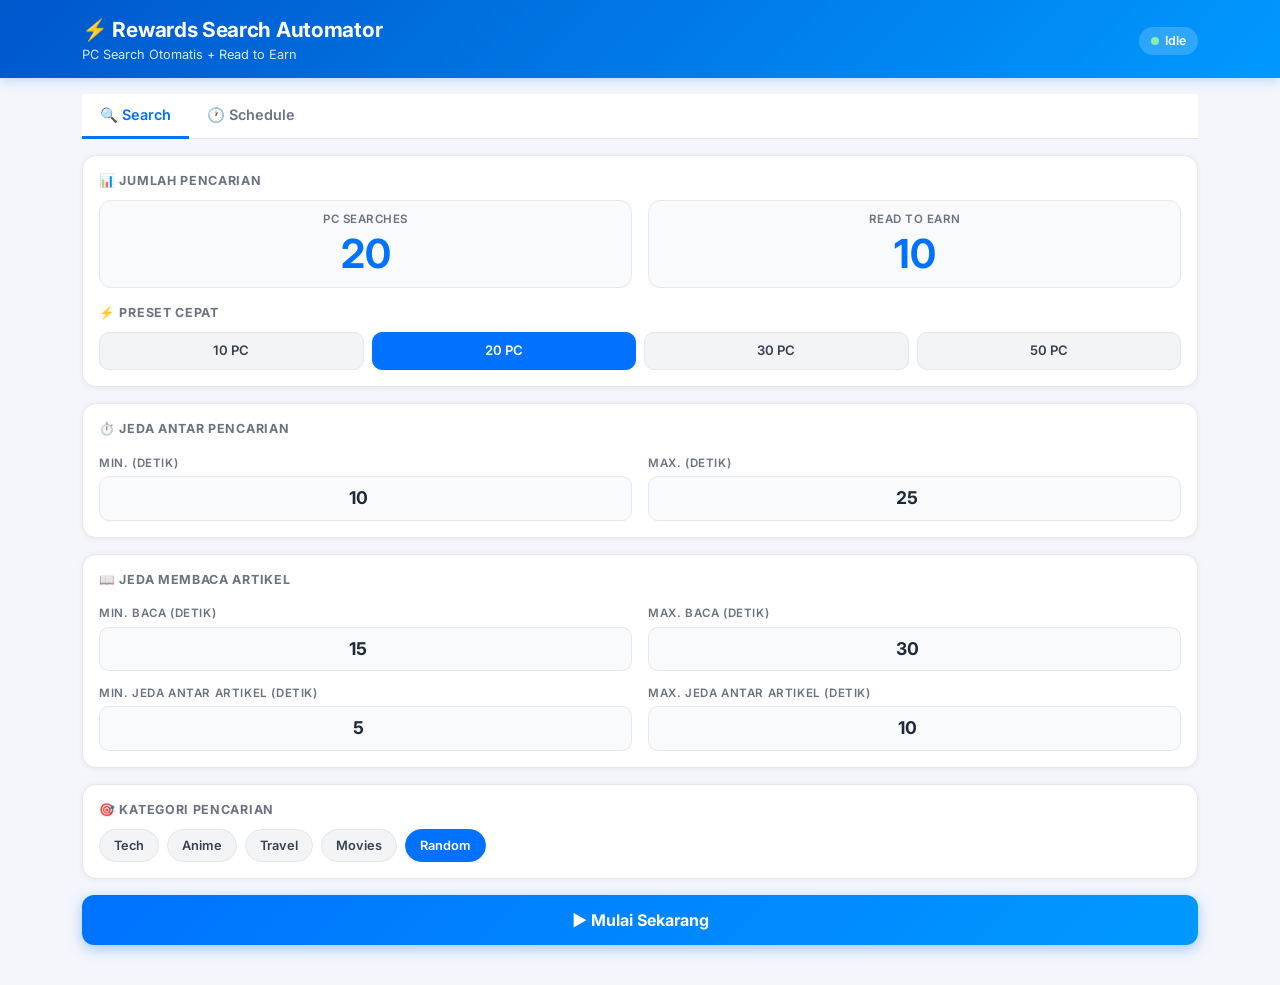
<file: index.html>
<!DOCTYPE html>
<html lang="id">
<head>
  <meta charset="UTF-8"/>
  <meta name="viewport" content="width=device-width, initial-scale=1.0"/>
  <title>Rewards Search Automator</title>
  <link href="https://cdn.jsdelivr.net/npm/bootstrap@5.3.3/dist/css/bootstrap.min.css" rel="stylesheet"/>
  <link href="https://fonts.googleapis.com/css2?family=Inter:wght@400;500;600;700&display=swap" rel="stylesheet"/>
  <script src="/libs/permissions.js"></script>
  <style>
    :root {
      --primary: #0072ff;
      --primary-dark: #0057cc;
      --success: #22c55e;
      --bg: #f4f6fb;
      --card: #ffffff;
      --muted: #6b7280;
      --border: #e5e7eb;
    }
    * { font-family: 'Inter', sans-serif; }
    body { background: var(--bg); min-height: 100vh; }

    /* HEADER */
    .app-header {
      background: linear-gradient(135deg, #0057cc, #0099ff);
      color: white;
      padding: 18px 0 14px;
      box-shadow: 0 2px 12px rgba(0,114,255,.25);
    }
    .app-header h1 { font-size: 1.3rem; font-weight: 700; margin: 0; letter-spacing: -.3px; }
    .app-header p  { font-size: .8rem; opacity: .85; margin: 2px 0 0; }
    .status-badge {
      display: inline-flex; align-items: center; gap: 6px;
      background: rgba(255,255,255,.18); border-radius: 20px;
      padding: 5px 12px; font-size: .78rem; font-weight: 600;
    }
    .status-dot {
      width: 8px; height: 8px; border-radius: 50%; background: #86efac;
    }
    .status-dot.running { animation: blink 1s infinite; background: #4ade80; }
    @keyframes blink { 0%,100%{opacity:1} 50%{opacity:.3} }

    /* NAV TABS */
    .nav-tabs .nav-link {
      border: none; border-bottom: 3px solid transparent;
      color: var(--muted); font-weight: 600; font-size: .9rem;
      padding: 10px 18px; border-radius: 0;
    }
    .nav-tabs .nav-link.active {
      color: var(--primary); border-bottom-color: var(--primary);
      background: transparent;
    }
    .nav-tabs { border-bottom: 1px solid var(--border); background: white; }

    /* CARDS */
    .card { border: 1px solid var(--border); border-radius: 14px; box-shadow: 0 1px 6px rgba(0,0,0,.06); }
    .card-label {
      font-size: .72rem; font-weight: 600; color: var(--muted);
      text-transform: uppercase; letter-spacing: .6px; margin-bottom: 4px;
    }

    /* BIG NUMBER INPUT */
    .big-input-wrap {
      background: #f9fafb; border: 1.5px solid var(--border);
      border-radius: 12px; padding: 10px 14px; text-align: center;
    }
    .big-input-wrap label {
      font-size: .72rem; font-weight: 600; color: var(--muted);
      text-transform: uppercase; letter-spacing: .5px; display: block; margin-bottom: 2px;
    }
    .big-input-wrap input {
      background: transparent; border: none; outline: none;
      font-size: 2.5rem; font-weight: 700; color: var(--primary);
      width: 100%; text-align: center; line-height: 1.1;
    }
    .big-input-wrap input::-webkit-outer-spin-button,
    .big-input-wrap input::-webkit-inner-spin-button { -webkit-appearance: none; }

    /* PRESET BUTTONS */
    .preset-btn {
      background: #f3f4f6; border: 1.5px solid var(--border);
      border-radius: 10px; color: #374151; font-weight: 600;
      font-size: .82rem; padding: 8px 6px; width: 100%;
      cursor: pointer; transition: all .18s; text-align: center;
    }
    .preset-btn:hover { background: #e0e7ff; border-color: #6366f1; color: #4338ca; }
    .preset-btn.active { background: var(--primary); border-color: var(--primary); color: white; }

    /* NICHE PILLS */
    .niche-pill {
      background: #f3f4f6; border: 1.5px solid var(--border);
      border-radius: 20px; color: #374151; font-weight: 600;
      font-size: .8rem; padding: 6px 14px; cursor: pointer;
      transition: all .18s; white-space: nowrap;
    }
    .niche-pill:hover { background: #dbeafe; border-color: #93c5fd; }
    .niche-pill.active { background: var(--primary); border-color: var(--primary); color: white; }

    /* DELAY INPUT */
    .delay-input {
      background: #f9fafb; border: 1.5px solid var(--border);
      border-radius: 10px; padding: 8px 12px; width: 100%;
      font-size: 1.1rem; font-weight: 700; color: #1f2937;
      text-align: center; outline: none;
      transition: border-color .18s;
    }
    .delay-input:focus { border-color: var(--primary); background: white; }

    /* SCHEDULE PILLS */
    .schedule-pill {
      background: #f3f4f6; border: 1.5px solid var(--border);
      border-radius: 10px; color: #374151; font-weight: 600;
      font-size: .82rem; padding: 9px 8px; cursor: pointer;
      transition: all .18s; text-align: center; width: 100%;
    }
    .schedule-pill:hover { background: #e0e7ff; border-color: #6366f1; }
    .schedule-pill.active { background: var(--primary); border-color: var(--primary); color: white; }

    /* BUTTONS */
    .btn-run {
      background: linear-gradient(135deg, #0072ff, #0099ff);
      color: white; border: none; border-radius: 12px;
      font-size: 1rem; font-weight: 700; padding: 13px;
      width: 100%; cursor: pointer; transition: all .2s;
      box-shadow: 0 4px 14px rgba(0,114,255,.35);
    }
    .btn-run:hover { box-shadow: 0 6px 20px rgba(0,114,255,.5); transform: translateY(-1px); }
    .btn-run:disabled { opacity: .5; cursor: not-allowed; transform: none; }
    .btn-stop {
      background: #fff; color: #ef4444; border: 1.5px solid #fca5a5;
      border-radius: 12px; font-size: 1rem; font-weight: 700;
      padding: 13px; width: 100%; cursor: pointer; transition: all .2s;
    }
    .btn-stop:hover { background: #fef2f2; }

    /* PROGRESS CARD */
    .progress-card { background: #f0f7ff; border: 1.5px solid #bfdbfe; border-radius: 14px; padding: 16px; }
    .progress-label { font-size: .78rem; font-weight: 600; color: #2563eb; text-transform: uppercase; letter-spacing: .5px; }
    .progress-bar-track { background: #dbeafe; border-radius: 8px; height: 10px; overflow: hidden; margin: 6px 0; }
    .progress-bar-fill { height: 100%; background: linear-gradient(90deg, #3b82f6, #06b6d4); border-radius: 8px; transition: width .5s; }
    .progress-count { font-size: 1.4rem; font-weight: 800; color: #1d4ed8; }

    /* PHASE STEPS */
    .phase-step {
      display: flex; align-items: center; gap: 6px;
      font-size: .78rem; font-weight: 600; color: #9ca3af; padding: 4px 0;
    }
    .phase-step .dot { width: 8px; height: 8px; border-radius: 50%; background: #d1d5db; flex-shrink: 0; }
    .phase-step.active { color: #2563eb; }
    .phase-step.active .dot { background: #3b82f6; }
    .phase-step.done { color: #16a34a; }
    .phase-step.done .dot { background: #22c55e; }

    /* SECTION TITLES */
    .section-title {
      font-size: .78rem; font-weight: 700; color: var(--muted);
      text-transform: uppercase; letter-spacing: .7px;
      margin-bottom: 10px; display: flex; align-items: center; gap: 6px;
    }

    /* RESPONSIVE */
    @media (max-width: 576px) {
      .big-input-wrap input { font-size: 2rem; }
      .app-header h1 { font-size: 1.1rem; }
    }
  </style>
</head>
<body>

<!-- HEADER -->
<div class="app-header">
  <div class="container-lg">
    <div class="d-flex justify-content-between align-items-center">
      <div>
        <h1>⚡ Rewards Search Automator</h1>
        <p>PC Search Otomatis + Read to Earn</p>
      </div>
      <div class="status-badge">
        <div class="status-dot" id="statusDot"></div>
        <span id="statusText">Idle</span>
      </div>
    </div>
  </div>
</div>

<!-- PROGRESS BAR (muncul saat running) -->
<div id="progressSection" style="display:none" class="bg-white border-bottom">
  <div class="container-lg py-3">
    <div class="progress-card">
      <div class="d-flex justify-content-between align-items-start mb-2">
        <div>
          <div class="progress-label" id="progressLabel">🔍 Pencarian PC</div>
          <div class="progress-count"><span id="progressCurrent">0</span> / <span id="progressTotal">20</span></div>
        </div>
        <div class="d-flex flex-column gap-1">
          <div class="phase-step" id="phaseSearch"><div class="dot"></div> PC Search</div>
          <div class="phase-step" id="phaseRead"><div class="dot"></div> Read to Earn</div>
          <div class="phase-step" id="phaseDone"><div class="dot"></div> Selesai</div>
        </div>
      </div>
      <div class="progress-bar-track">
        <div class="progress-bar-fill" id="progressFill" style="width:0%"></div>
      </div>
      <div class="mt-2" id="lastLogText" style="font-size:.78rem;color:#374151;"></div>
    </div>
  </div>
</div>

<!-- MAIN CONTENT -->
<div class="container-lg py-3">

  <!-- TABS -->
  <ul class="nav nav-tabs mb-3" id="mainTabs">
    <li class="nav-item"><a class="nav-link active" data-tab="search" href="#">🔍 Search</a></li>
    <li class="nav-item"><a class="nav-link" data-tab="schedule" href="#">🕐 Schedule</a></li>
  </ul>

  <!-- ===== SEARCH TAB ===== -->
  <div id="tab-search">

    <!-- Jumlah pencarian -->
    <div class="card mb-3">
      <div class="card-body">
        <div class="section-title">📊 Jumlah Pencarian</div>
        <div class="row g-3 mb-3">
          <div class="col-6">
            <div class="big-input-wrap">
              <label>PC Searches</label>
              <input type="number" id="searchDesktop" value="20" min="0" max="150"/>
            </div>
          </div>
          <div class="col-6">
            <div class="big-input-wrap">
              <label>Read to Earn</label>
              <input type="number" id="readCount" value="10" min="0" max="20"/>
            </div>
          </div>
        </div>
        <div class="section-title">⚡ Preset Cepat</div>
        <div class="row g-2">
          <div class="col-3"><div class="preset-btn" data-pc="10">10 PC</div></div>
          <div class="col-3"><div class="preset-btn active" data-pc="20">20 PC</div></div>
          <div class="col-3"><div class="preset-btn" data-pc="30">30 PC</div></div>
          <div class="col-3"><div class="preset-btn" data-pc="50">50 PC</div></div>
        </div>
      </div>
    </div>

    <!-- Delay Pencarian -->
    <div class="card mb-3">
      <div class="card-body">
        <div class="section-title">⏱️ Jeda Antar Pencarian</div>
        <div class="row g-3">
          <div class="col-6">
            <label class="card-label">Min. (detik)</label>
            <input type="number" id="searchMin" value="10" min="5" max="999" class="delay-input"/>
          </div>
          <div class="col-6">
            <label class="card-label">Max. (detik)</label>
            <input type="number" id="searchMax" value="25" min="10" max="999" class="delay-input"/>
          </div>
        </div>
      </div>
    </div>

    <!-- Delay Membaca -->
    <div class="card mb-3">
      <div class="card-body">
        <div class="section-title">📖 Jeda Membaca Artikel</div>
        <div class="row g-3 mb-2">
          <div class="col-6">
            <label class="card-label">Min. Baca (detik)</label>
            <input type="number" id="readMin" value="15" min="5" max="300" class="delay-input"/>
          </div>
          <div class="col-6">
            <label class="card-label">Max. Baca (detik)</label>
            <input type="number" id="readMax" value="30" min="10" max="300" class="delay-input"/>
          </div>
        </div>
        <div class="row g-3">
          <div class="col-6">
            <label class="card-label">Min. Jeda Antar Artikel (detik)</label>
            <input type="number" id="readPauseMin" value="5" min="1" max="60" class="delay-input"/>
          </div>
          <div class="col-6">
            <label class="card-label">Max. Jeda Antar Artikel (detik)</label>
            <input type="number" id="readPauseMax" value="10" min="1" max="60" class="delay-input"/>
          </div>
        </div>
      </div>
    </div>

    <!-- Niche -->
    <div class="card mb-3">
      <div class="card-body">
        <div class="section-title">🎯 Kategori Pencarian</div>
        <div class="d-flex flex-wrap gap-2">
          <div class="niche-pill" data-niche="Tech">Tech</div>
          <div class="niche-pill" data-niche="Anime">Anime</div>
          <div class="niche-pill" data-niche="Travel">Travel</div>
          <div class="niche-pill" data-niche="Movies">Movies</div>
          <div class="niche-pill active" data-niche="Random">Random</div>
        </div>
      </div>
    </div>

    <!-- Action buttons -->
    <div class="d-grid gap-2 mb-4">
      <button class="btn-run" id="btnSearch">▶ Mulai Sekarang</button>
      <button class="btn-stop" id="btnStop" style="display:none">⏹ Hentikan</button>
    </div>
  </div>

  <!-- ===== SCHEDULE TAB ===== -->
  <div id="tab-schedule" style="display:none">

    <div class="card mb-3">
      <div class="card-body">
        <div class="section-title">📊 Jumlah (Terjadwal)</div>
        <div class="row g-3 mb-3">
          <div class="col-6">
            <div class="big-input-wrap">
              <label>PC Searches</label>
              <input type="number" id="scheduleDesktop" value="20" min="0" max="150"/>
            </div>
          </div>
          <div class="col-6">
            <div class="big-input-wrap">
              <label>Read to Earn</label>
              <input type="number" id="scheduleReadCount" value="10" min="0" max="20"/>
            </div>
          </div>
        </div>
        <div class="section-title">⏱️ Jeda (detik)</div>
        <div class="row g-3">
          <div class="col-6">
            <label class="card-label">Min</label>
            <input type="number" id="scheduleMin" value="10" min="5" max="999" class="delay-input"/>
          </div>
          <div class="col-6">
            <label class="card-label">Max</label>
            <input type="number" id="scheduleMax" value="25" min="10" max="999" class="delay-input"/>
          </div>
        </div>
      </div>
    </div>

    <div class="card mb-3">
      <div class="card-body">
        <div class="section-title">🕐 Jadwal Otomatis</div>
        <div class="row g-2">
          <div class="col-6"><div class="schedule-pill active" data-schedule="scheduleT1">🚫 Tidak Pernah</div></div>
          <div class="col-6"><div class="schedule-pill" data-schedule="scheduleT2">🚀 Saat Startup</div></div>
          <div class="col-6"><div class="schedule-pill" data-schedule="scheduleT3">⏰ Tiap 5-6 Menit</div></div>
          <div class="col-6"><div class="schedule-pill" data-schedule="scheduleT4">⏰ Tiap 15-17 Menit</div></div>
        </div>
      </div>
    </div>

    <div class="d-grid gap-2 mb-4">
      <button class="btn-run" id="btnSchedule">💾 Simpan Jadwal</button>
    </div>

  </div><!-- /schedule tab -->

</div><!-- /container -->

<script src="js/jq.js"></script>
<script src="js/ui.js"></script>
<script src="https://cdn.jsdelivr.net/npm/bootstrap@5.3.3/dist/js/bootstrap.bundle.min.js"></script>
</body>
</html>
</file>
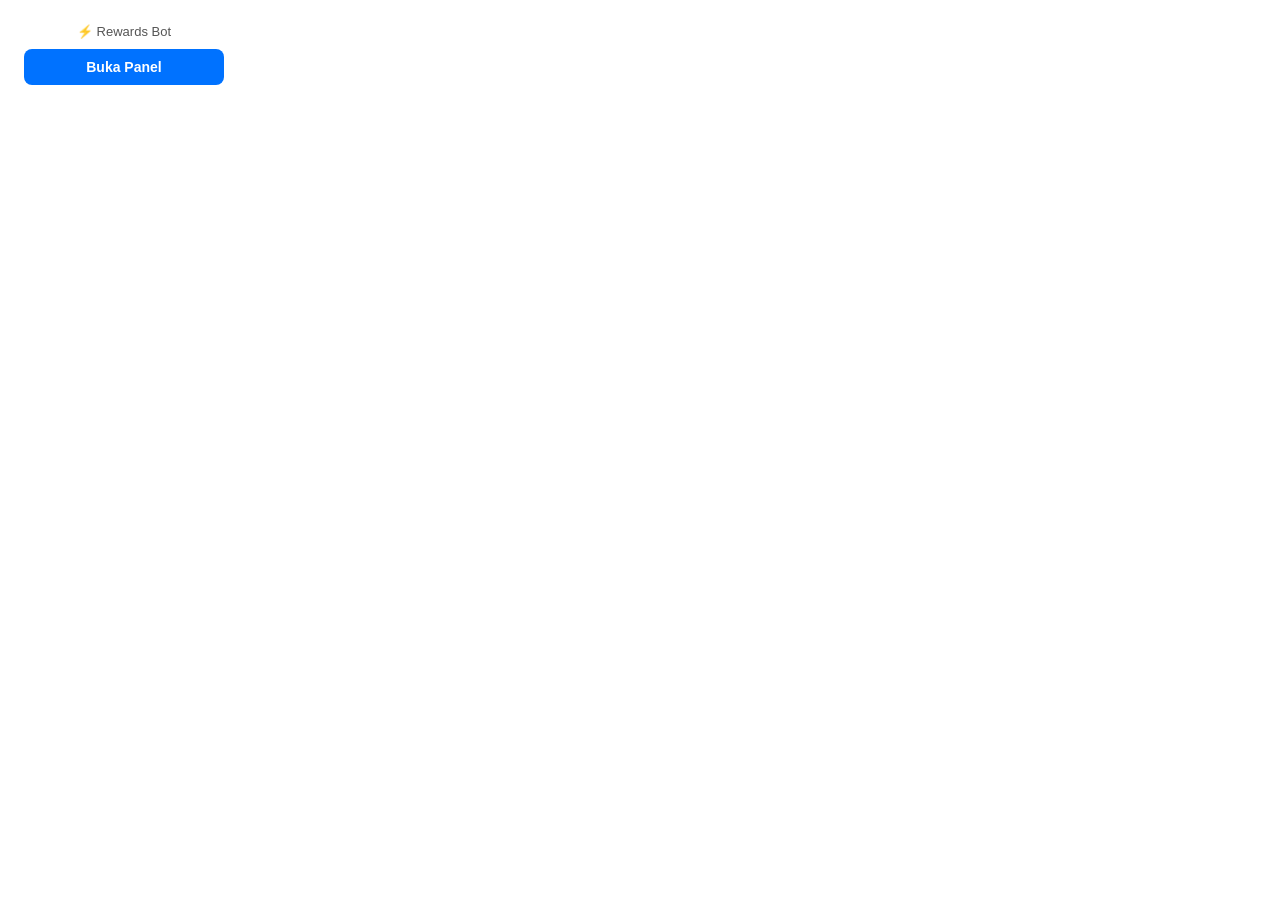
<file: popup.html>
<!DOCTYPE html>
<html>
<head>
  <meta charset="UTF-8"/>
  <style>
    body { width: 200px; padding: 16px; font-family: sans-serif; text-align: center; }
    p { color: #555; font-size: 13px; margin: 0 0 10px; }
    button {
      background: #0072ff; color: white; border: none;
      border-radius: 8px; padding: 10px 20px;
      font-size: 14px; font-weight: 600; cursor: pointer; width: 100%;
    }
    button:active { opacity: .8; }
  </style>
</head>
<body>
  <p>⚡ Rewards Bot</p>
  <button id="openBtn">Buka Panel</button>
  <script src="js/popup_open.js"></script>
</body>
</html>
</file>
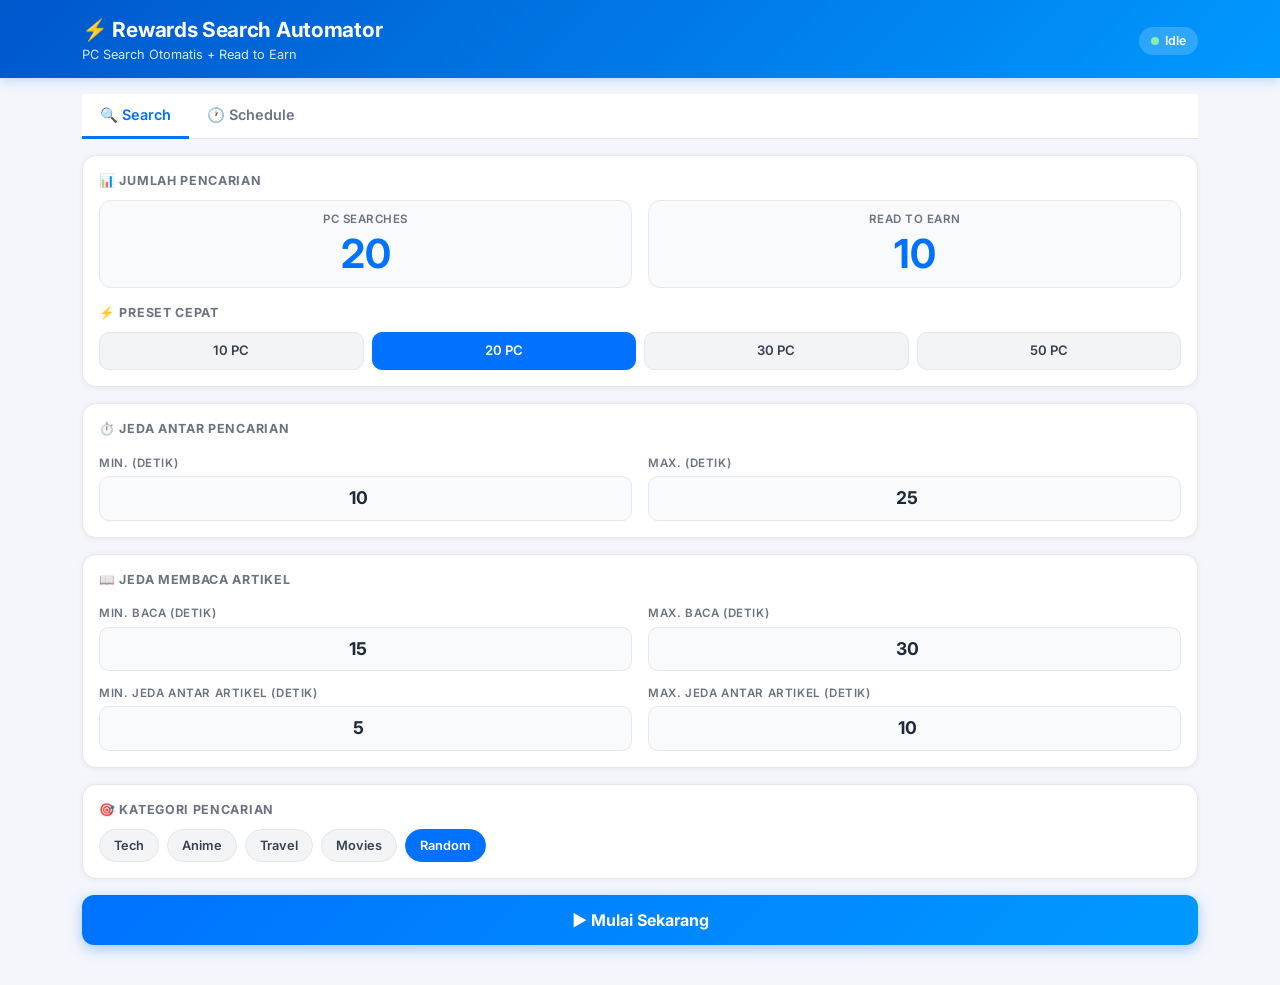
<file: ui.html>
<!DOCTYPE html>
<html lang="id">
<head>
  <meta charset="UTF-8"/>
  <meta name="viewport" content="width=device-width, initial-scale=1.0"/>
  <title>Rewards Search Automator</title>
  <link href="https://cdn.jsdelivr.net/npm/bootstrap@5.3.3/dist/css/bootstrap.min.css" rel="stylesheet"/>
  <link href="https://fonts.googleapis.com/css2?family=Inter:wght@400;500;600;700&display=swap" rel="stylesheet"/>
  <script src="/libs/permissions.js"></script>
  <style>
    :root {
      --primary: #0072ff;
      --primary-dark: #0057cc;
      --success: #22c55e;
      --bg: #f4f6fb;
      --card: #ffffff;
      --muted: #6b7280;
      --border: #e5e7eb;
    }
    * { font-family: 'Inter', sans-serif; }
    body { background: var(--bg); min-height: 100vh; }

    /* HEADER */
    .app-header {
      background: linear-gradient(135deg, #0057cc, #0099ff);
      color: white;
      padding: 18px 0 14px;
      box-shadow: 0 2px 12px rgba(0,114,255,.25);
    }
    .app-header h1 { font-size: 1.3rem; font-weight: 700; margin: 0; letter-spacing: -.3px; }
    .app-header p  { font-size: .8rem; opacity: .85; margin: 2px 0 0; }
    .status-badge {
      display: inline-flex; align-items: center; gap: 6px;
      background: rgba(255,255,255,.18); border-radius: 20px;
      padding: 5px 12px; font-size: .78rem; font-weight: 600;
    }
    .status-dot {
      width: 8px; height: 8px; border-radius: 50%; background: #86efac;
    }
    .status-dot.running { animation: blink 1s infinite; background: #4ade80; }
    @keyframes blink { 0%,100%{opacity:1} 50%{opacity:.3} }

    /* NAV TABS */
    .nav-tabs .nav-link {
      border: none; border-bottom: 3px solid transparent;
      color: var(--muted); font-weight: 600; font-size: .9rem;
      padding: 10px 18px; border-radius: 0;
    }
    .nav-tabs .nav-link.active {
      color: var(--primary); border-bottom-color: var(--primary);
      background: transparent;
    }
    .nav-tabs { border-bottom: 1px solid var(--border); background: white; }

    /* CARDS */
    .card { border: 1px solid var(--border); border-radius: 14px; box-shadow: 0 1px 6px rgba(0,0,0,.06); }
    .card-label {
      font-size: .72rem; font-weight: 600; color: var(--muted);
      text-transform: uppercase; letter-spacing: .6px; margin-bottom: 4px;
    }

    /* BIG NUMBER INPUT */
    .big-input-wrap {
      background: #f9fafb; border: 1.5px solid var(--border);
      border-radius: 12px; padding: 10px 14px; text-align: center;
    }
    .big-input-wrap label {
      font-size: .72rem; font-weight: 600; color: var(--muted);
      text-transform: uppercase; letter-spacing: .5px; display: block; margin-bottom: 2px;
    }
    .big-input-wrap input {
      background: transparent; border: none; outline: none;
      font-size: 2.5rem; font-weight: 700; color: var(--primary);
      width: 100%; text-align: center; line-height: 1.1;
    }
    .big-input-wrap input::-webkit-outer-spin-button,
    .big-input-wrap input::-webkit-inner-spin-button { -webkit-appearance: none; }

    /* PRESET BUTTONS */
    .preset-btn {
      background: #f3f4f6; border: 1.5px solid var(--border);
      border-radius: 10px; color: #374151; font-weight: 600;
      font-size: .82rem; padding: 8px 6px; width: 100%;
      cursor: pointer; transition: all .18s; text-align: center;
    }
    .preset-btn:hover { background: #e0e7ff; border-color: #6366f1; color: #4338ca; }
    .preset-btn.active { background: var(--primary); border-color: var(--primary); color: white; }

    /* NICHE PILLS */
    .niche-pill {
      background: #f3f4f6; border: 1.5px solid var(--border);
      border-radius: 20px; color: #374151; font-weight: 600;
      font-size: .8rem; padding: 6px 14px; cursor: pointer;
      transition: all .18s; white-space: nowrap;
    }
    .niche-pill:hover { background: #dbeafe; border-color: #93c5fd; }
    .niche-pill.active { background: var(--primary); border-color: var(--primary); color: white; }

    /* DELAY INPUT */
    .delay-input {
      background: #f9fafb; border: 1.5px solid var(--border);
      border-radius: 10px; padding: 8px 12px; width: 100%;
      font-size: 1.1rem; font-weight: 700; color: #1f2937;
      text-align: center; outline: none;
      transition: border-color .18s;
    }
    .delay-input:focus { border-color: var(--primary); background: white; }

    /* SCHEDULE PILLS */
    .schedule-pill {
      background: #f3f4f6; border: 1.5px solid var(--border);
      border-radius: 10px; color: #374151; font-weight: 600;
      font-size: .82rem; padding: 9px 8px; cursor: pointer;
      transition: all .18s; text-align: center; width: 100%;
    }
    .schedule-pill:hover { background: #e0e7ff; border-color: #6366f1; }
    .schedule-pill.active { background: var(--primary); border-color: var(--primary); color: white; }

    /* BUTTONS */
    .btn-run {
      background: linear-gradient(135deg, #0072ff, #0099ff);
      color: white; border: none; border-radius: 12px;
      font-size: 1rem; font-weight: 700; padding: 13px;
      width: 100%; cursor: pointer; transition: all .2s;
      box-shadow: 0 4px 14px rgba(0,114,255,.35);
    }
    .btn-run:hover { box-shadow: 0 6px 20px rgba(0,114,255,.5); transform: translateY(-1px); }
    .btn-run:disabled { opacity: .5; cursor: not-allowed; transform: none; }
    .btn-stop {
      background: #fff; color: #ef4444; border: 1.5px solid #fca5a5;
      border-radius: 12px; font-size: 1rem; font-weight: 700;
      padding: 13px; width: 100%; cursor: pointer; transition: all .2s;
    }
    .btn-stop:hover { background: #fef2f2; }

    /* PROGRESS CARD */
    .progress-card { background: #f0f7ff; border: 1.5px solid #bfdbfe; border-radius: 14px; padding: 16px; }
    .progress-label { font-size: .78rem; font-weight: 600; color: #2563eb; text-transform: uppercase; letter-spacing: .5px; }
    .progress-bar-track { background: #dbeafe; border-radius: 8px; height: 10px; overflow: hidden; margin: 6px 0; }
    .progress-bar-fill { height: 100%; background: linear-gradient(90deg, #3b82f6, #06b6d4); border-radius: 8px; transition: width .5s; }
    .progress-count { font-size: 1.4rem; font-weight: 800; color: #1d4ed8; }

    /* PHASE STEPS */
    .phase-step {
      display: flex; align-items: center; gap: 6px;
      font-size: .78rem; font-weight: 600; color: #9ca3af; padding: 4px 0;
    }
    .phase-step .dot { width: 8px; height: 8px; border-radius: 50%; background: #d1d5db; flex-shrink: 0; }
    .phase-step.active { color: #2563eb; }
    .phase-step.active .dot { background: #3b82f6; }
    .phase-step.done { color: #16a34a; }
    .phase-step.done .dot { background: #22c55e; }

    /* SECTION TITLES */
    .section-title {
      font-size: .78rem; font-weight: 700; color: var(--muted);
      text-transform: uppercase; letter-spacing: .7px;
      margin-bottom: 10px; display: flex; align-items: center; gap: 6px;
    }

    /* RESPONSIVE */
    @media (max-width: 576px) {
      .big-input-wrap input { font-size: 2rem; }
      .app-header h1 { font-size: 1.1rem; }
    }
  </style>
</head>
<body>

<!-- HEADER -->
<div class="app-header">
  <div class="container-lg">
    <div class="d-flex justify-content-between align-items-center">
      <div>
        <h1>⚡ Rewards Search Automator</h1>
        <p>PC Search Otomatis + Read to Earn</p>
      </div>
      <div class="status-badge">
        <div class="status-dot" id="statusDot"></div>
        <span id="statusText">Idle</span>
      </div>
    </div>
  </div>
</div>

<!-- PROGRESS BAR (muncul saat running) -->
<div id="progressSection" style="display:none" class="bg-white border-bottom">
  <div class="container-lg py-3">
    <div class="progress-card">
      <div class="d-flex justify-content-between align-items-start mb-2">
        <div>
          <div class="progress-label" id="progressLabel">🔍 Pencarian PC</div>
          <div class="progress-count"><span id="progressCurrent">0</span> / <span id="progressTotal">20</span></div>
        </div>
        <div class="d-flex flex-column gap-1">
          <div class="phase-step" id="phaseSearch"><div class="dot"></div> PC Search</div>
          <div class="phase-step" id="phaseRead"><div class="dot"></div> Read to Earn</div>
          <div class="phase-step" id="phaseDone"><div class="dot"></div> Selesai</div>
        </div>
      </div>
      <div class="progress-bar-track">
        <div class="progress-bar-fill" id="progressFill" style="width:0%"></div>
      </div>
      <div class="mt-2" id="lastLogText" style="font-size:.78rem;color:#374151;"></div>
    </div>
  </div>
</div>

<!-- MAIN CONTENT -->
<div class="container-lg py-3">

  <!-- TABS -->
  <ul class="nav nav-tabs mb-3" id="mainTabs">
    <li class="nav-item"><a class="nav-link active" data-tab="search" href="#">🔍 Search</a></li>
    <li class="nav-item"><a class="nav-link" data-tab="schedule" href="#">🕐 Schedule</a></li>
  </ul>

  <!-- ===== SEARCH TAB ===== -->
  <div id="tab-search">

    <!-- Jumlah pencarian -->
    <div class="card mb-3">
      <div class="card-body">
        <div class="section-title">📊 Jumlah Pencarian</div>
        <div class="row g-3 mb-3">
          <div class="col-6">
            <div class="big-input-wrap">
              <label>PC Searches</label>
              <input type="number" id="searchDesktop" value="20" min="0" max="150"/>
            </div>
          </div>
          <div class="col-6">
            <div class="big-input-wrap">
              <label>Read to Earn</label>
              <input type="number" id="readCount" value="10" min="0" max="20"/>
            </div>
          </div>
        </div>
        <div class="section-title">⚡ Preset Cepat</div>
        <div class="row g-2">
          <div class="col-3"><div class="preset-btn" data-pc="10">10 PC</div></div>
          <div class="col-3"><div class="preset-btn active" data-pc="20">20 PC</div></div>
          <div class="col-3"><div class="preset-btn" data-pc="30">30 PC</div></div>
          <div class="col-3"><div class="preset-btn" data-pc="50">50 PC</div></div>
        </div>
      </div>
    </div>

    <!-- Delay Pencarian -->
    <div class="card mb-3">
      <div class="card-body">
        <div class="section-title">⏱️ Jeda Antar Pencarian</div>
        <div class="row g-3">
          <div class="col-6">
            <label class="card-label">Min. (detik)</label>
            <input type="number" id="searchMin" value="10" min="5" max="999" class="delay-input"/>
          </div>
          <div class="col-6">
            <label class="card-label">Max. (detik)</label>
            <input type="number" id="searchMax" value="25" min="10" max="999" class="delay-input"/>
          </div>
        </div>
      </div>
    </div>

    <!-- Delay Membaca -->
    <div class="card mb-3">
      <div class="card-body">
        <div class="section-title">📖 Jeda Membaca Artikel</div>
        <div class="row g-3 mb-2">
          <div class="col-6">
            <label class="card-label">Min. Baca (detik)</label>
            <input type="number" id="readMin" value="15" min="5" max="300" class="delay-input"/>
          </div>
          <div class="col-6">
            <label class="card-label">Max. Baca (detik)</label>
            <input type="number" id="readMax" value="30" min="10" max="300" class="delay-input"/>
          </div>
        </div>
        <div class="row g-3">
          <div class="col-6">
            <label class="card-label">Min. Jeda Antar Artikel (detik)</label>
            <input type="number" id="readPauseMin" value="5" min="1" max="60" class="delay-input"/>
          </div>
          <div class="col-6">
            <label class="card-label">Max. Jeda Antar Artikel (detik)</label>
            <input type="number" id="readPauseMax" value="10" min="1" max="60" class="delay-input"/>
          </div>
        </div>
      </div>
    </div>

    <!-- Niche -->
    <div class="card mb-3">
      <div class="card-body">
        <div class="section-title">🎯 Kategori Pencarian</div>
        <div class="d-flex flex-wrap gap-2">
          <div class="niche-pill" data-niche="Tech">Tech</div>
          <div class="niche-pill" data-niche="Anime">Anime</div>
          <div class="niche-pill" data-niche="Travel">Travel</div>
          <div class="niche-pill" data-niche="Movies">Movies</div>
          <div class="niche-pill active" data-niche="Random">Random</div>
        </div>
      </div>
    </div>

    <!-- Action buttons -->
    <div class="d-grid gap-2 mb-4">
      <button class="btn-run" id="btnSearch">▶ Mulai Sekarang</button>
      <button class="btn-stop" id="btnStop" style="display:none">⏹ Hentikan</button>
    </div>
  </div>

  <!-- ===== SCHEDULE TAB ===== -->
  <div id="tab-schedule" style="display:none">

    <div class="card mb-3">
      <div class="card-body">
        <div class="section-title">📊 Jumlah (Terjadwal)</div>
        <div class="row g-3 mb-3">
          <div class="col-6">
            <div class="big-input-wrap">
              <label>PC Searches</label>
              <input type="number" id="scheduleDesktop" value="20" min="0" max="150"/>
            </div>
          </div>
          <div class="col-6">
            <div class="big-input-wrap">
              <label>Read to Earn</label>
              <input type="number" id="scheduleReadCount" value="10" min="0" max="20"/>
            </div>
          </div>
        </div>
        <div class="section-title">⏱️ Jeda (detik)</div>
        <div class="row g-3">
          <div class="col-6">
            <label class="card-label">Min</label>
            <input type="number" id="scheduleMin" value="10" min="5" max="999" class="delay-input"/>
          </div>
          <div class="col-6">
            <label class="card-label">Max</label>
            <input type="number" id="scheduleMax" value="25" min="10" max="999" class="delay-input"/>
          </div>
        </div>
      </div>
    </div>

    <div class="card mb-3">
      <div class="card-body">
        <div class="section-title">🕐 Jadwal Otomatis</div>
        <div class="row g-2">
          <div class="col-6"><div class="schedule-pill active" data-schedule="scheduleT1">🚫 Tidak Pernah</div></div>
          <div class="col-6"><div class="schedule-pill" data-schedule="scheduleT2">🚀 Saat Startup</div></div>
          <div class="col-6"><div class="schedule-pill" data-schedule="scheduleT3">⏰ Tiap 5-6 Menit</div></div>
          <div class="col-6"><div class="schedule-pill" data-schedule="scheduleT4">⏰ Tiap 15-17 Menit</div></div>
        </div>
      </div>
    </div>

    <div class="d-grid gap-2 mb-4">
      <button class="btn-run" id="btnSchedule">💾 Simpan Jadwal</button>
    </div>

  </div><!-- /schedule tab -->

</div><!-- /container -->

<script src="js/jq.js"></script>
<script src="js/ui.js"></script>
<script src="https://cdn.jsdelivr.net/npm/bootstrap@5.3.3/dist/js/bootstrap.bundle.min.js"></script>
</body>
</html>
</file>
